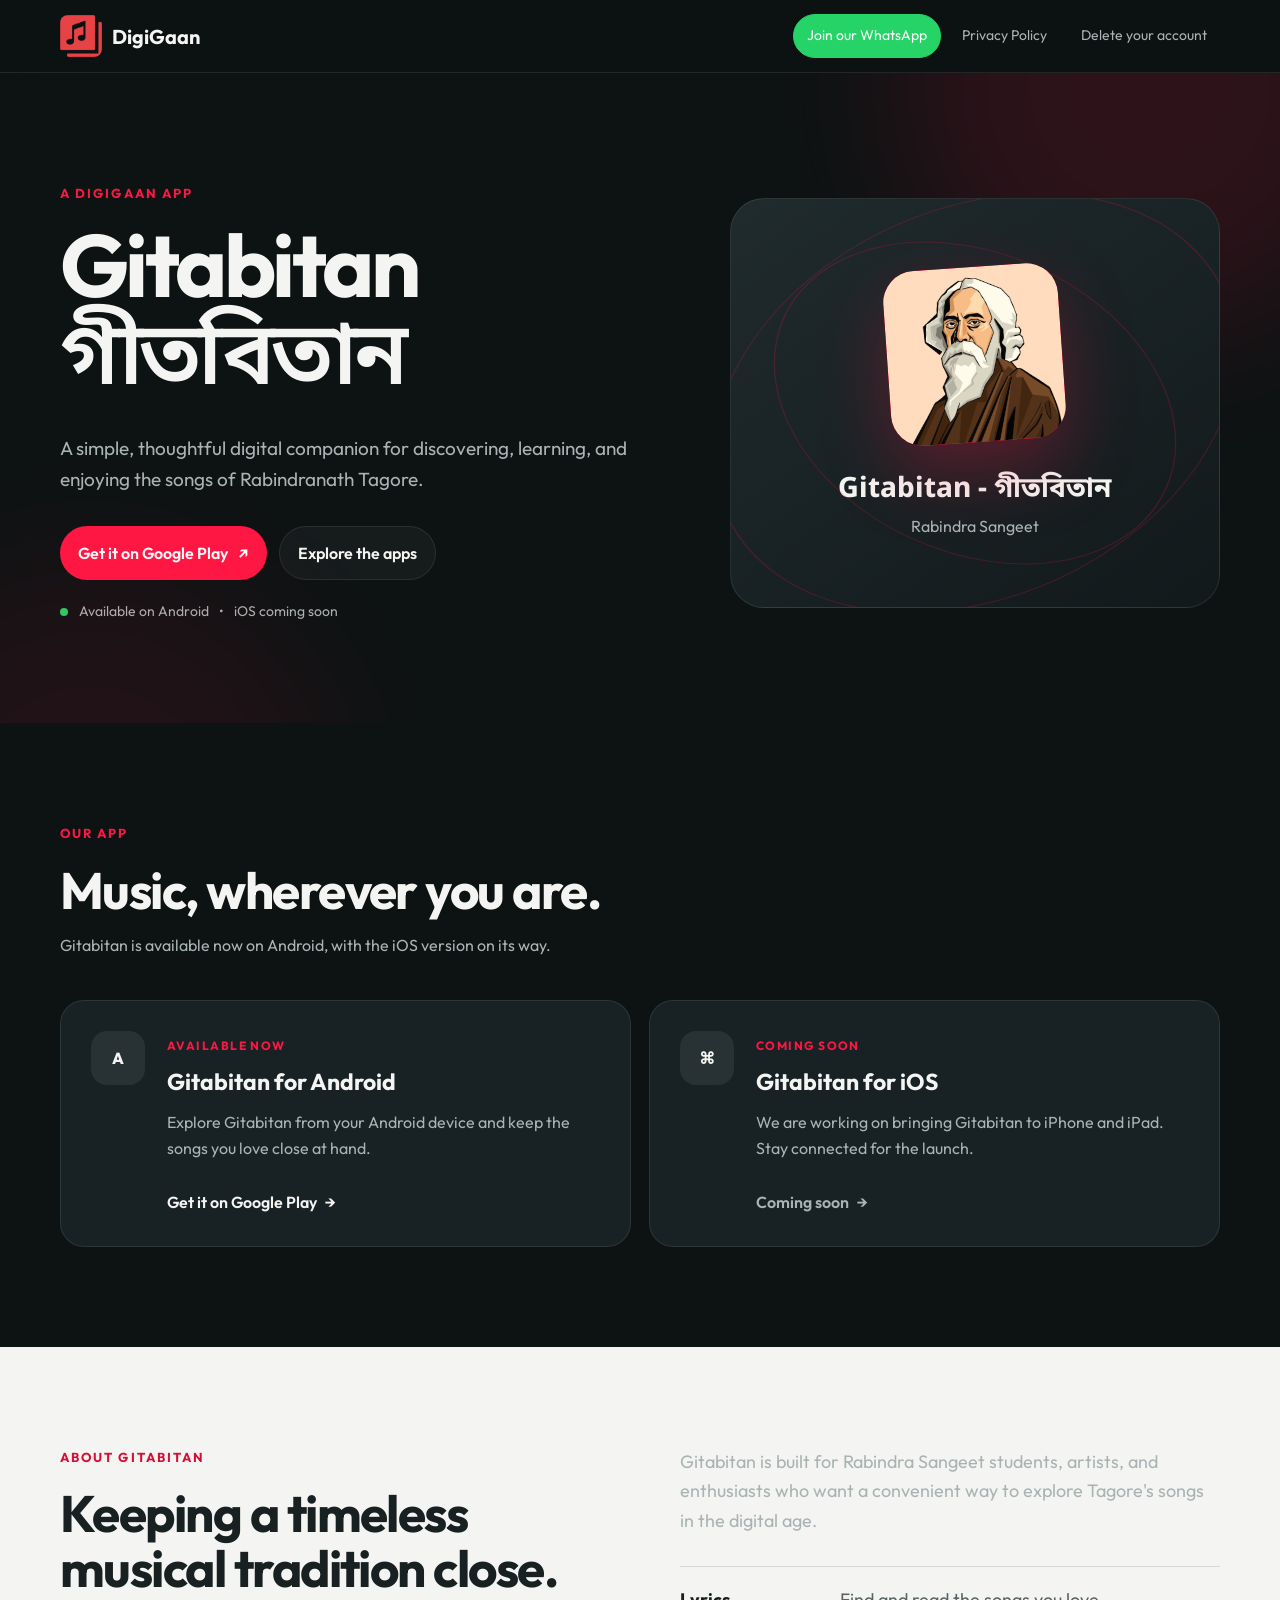
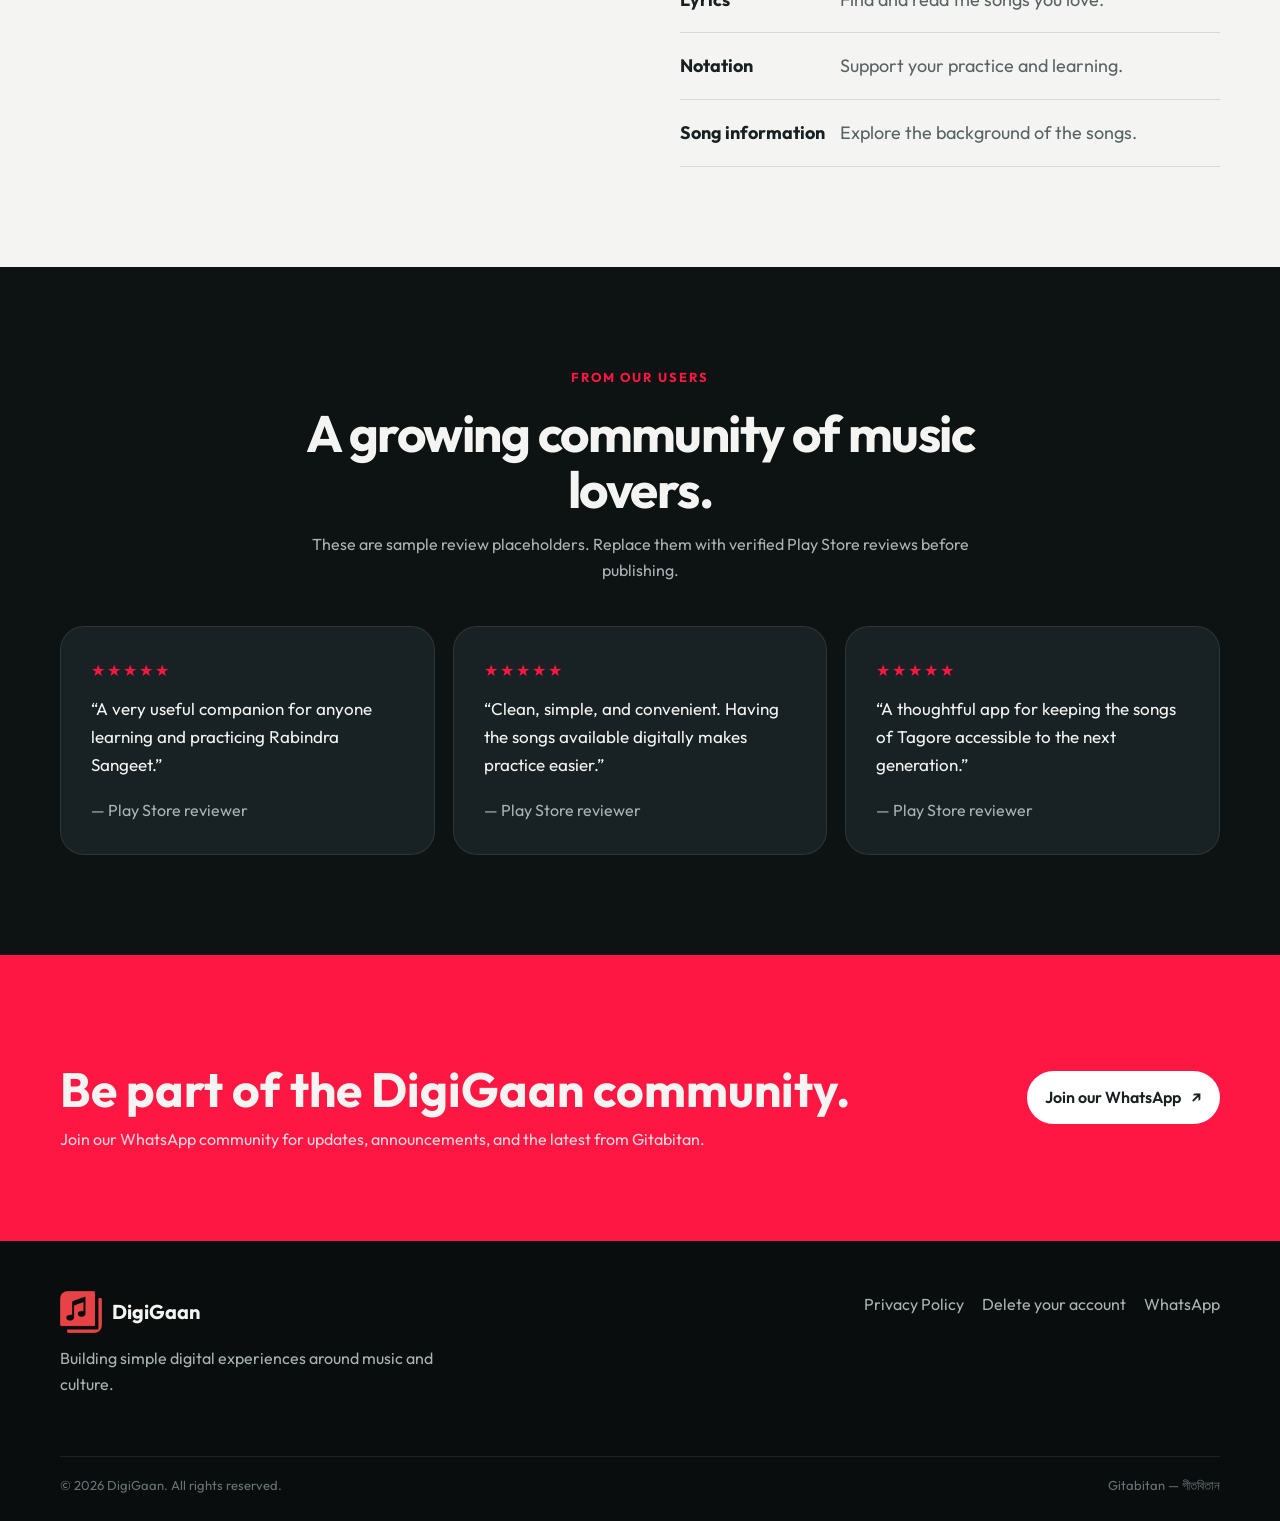
<file: index.html>
<!DOCTYPE html>
<html lang="en">
<head>
  <meta charset="UTF-8">
  <meta name="viewport" content="width=device-width, initial-scale=1.0">
  <meta name="description" content="DigiGaan — creators of Gitabitan (গীতবিতান), a digital companion for Rabindra Sangeet lovers.">
  <title>DigiGaan — Gitabitan | গীতবিতান</title>
  <link rel="preconnect" href="https://fonts.googleapis.com">
  <link rel="preconnect" href="https://fonts.gstatic.com" crossorigin>
  <link href="https://fonts.googleapis.com/css2?family=Noto+Sans+Bengali:wght@400;500;600;700&family=Outfit:wght@400;500;600;700&display=swap" rel="stylesheet">
  <link rel="stylesheet" href="style.css">
</head>
<body>

  <header class="site-header">
    <div class="container nav">
      <a class="brand" href="/">
        <img src="assets/logo.png" alt="DigiGaan logo">
        <span>DigiGaan</span>
      </a>

      <nav class="nav-links" aria-label="Main navigation">
        <a class="whatsapp" href="https://chat.whatsapp.com/BF9Pe2omPZk9rFy3TcB7FJ" target="_blank" rel="noopener">
          Join our WhatsApp
        </a>
        <a href="/privacy.html">Privacy Policy</a>
        <a href="/delete-account.html">Delete your account</a>
      </nav>
    </div>
  </header>

  <main>
    <section class="hero">
      <div class="hero-glow glow-one"></div>
      <div class="hero-glow glow-two"></div>

      <div class="container hero-grid">
        <div class="hero-copy">
          <p class="eyebrow">A DigiGaan app</p>
          <h1>Gitabitan<br><span>গীতবিতান</span></h1>
          <p class="hero-text">
            A simple, thoughtful digital companion for discovering, learning,
            and enjoying the songs of Rabindranath Tagore.
          </p>

          <div class="hero-actions">
            <a class="btn btn-primary" href="https://play.google.com/store/apps/details?id=com.DigiGaan.gitabitan&hl=en" target="_blank" rel="noopener">
              Get it on Google Play
              <span>↗</span>
            </a>
            <a class="btn btn-secondary" href="#apps">Explore the apps</a>
          </div>

          <div class="availability">
            <span class="status-dot"></span>
            Available on Android
            <span class="divider">•</span>
            iOS coming soon
          </div>
        </div>

        <div class="hero-card">
			<div class="music-orbit orbit-one"></div>
			<div class="music-orbit orbit-two"></div>

			<div class="app-icon">
				<img src="assets/gitabitan-icon.png" alt="Gitabitan app icon">
			</div>

			<p class="app-name">Gitabitan - গীতবিতান</p>
			<p class="app-subtitle">Rabindra Sangeet</p>
		</div>
      </div>
    </section>

    <section id="apps" class="section apps-section">
      <div class="container">
        <div class="section-heading">
          <p class="eyebrow">Our app</p>
          <h2>Music, wherever you are.</h2>
          <p>Gitabitan is available now on Android, with the iOS version on its way.</p>
        </div>

        <div class="app-grid">
          <article class="app-card available">
            <div class="platform-icon android">A</div>
            <div class="card-content">
              <span class="card-label">Available now</span>
              <h3>Gitabitan for Android</h3>
              <p>
                Explore Gitabitan from your Android device and keep the songs
                you love close at hand.
              </p>
              <a class="text-link" href="https://play.google.com/store/apps/details?id=com.DigiGaan.gitabitan&hl=en" target="_blank" rel="noopener">
                Get it on Google Play <span>→</span>
              </a>
            </div>
          </article>

          <article class="app-card coming-soon">
            <div class="platform-icon apple">⌘</div>
            <div class="card-content">
              <span class="card-label">Coming soon</span>
              <h3>Gitabitan for iOS</h3>
              <p>
                We are working on bringing Gitabitan to iPhone and iPad.
                Stay connected for the launch.
              </p>
              <span class="text-link muted">Coming soon <span>→</span></span>
            </div>
          </article>
        </div>
      </div>
    </section>

    <section class="section about-section">
      <div class="container about-grid">
        <div>
          <p class="eyebrow">About Gitabitan</p>
          <h2>Keeping a timeless musical tradition close.</h2>
        </div>
        <div class="about-copy">
          <p>
            Gitabitan is built for Rabindra Sangeet students, artists, and
            enthusiasts who want a convenient way to explore Tagore's songs
            in the digital age.
          </p>
          <div class="feature-list">
            <div><strong>Lyrics</strong><span>Find and read the songs you love.</span></div>
            <div><strong>Notation</strong><span>Support your practice and learning.</span></div>
            <div><strong>Song information</strong><span>Explore the background of the songs.</span></div>
          </div>
        </div>
      </div>
    </section>

    <section class="section reviews-section">
      <div class="container">
        <div class="section-heading centered">
          <p class="eyebrow">From our users</p>
          <h2>A growing community of music lovers.</h2>
          <p>
            These are sample review placeholders. Replace them with verified
            Play Store reviews before publishing.
          </p>
        </div>

        <div class="review-grid">
          <article class="review-card">
            <div class="stars">★★★★★</div>
            <p>“A very useful companion for anyone learning and practicing Rabindra Sangeet.”</p>
            <span>— Play Store reviewer</span>
          </article>

          <article class="review-card">
            <div class="stars">★★★★★</div>
            <p>“Clean, simple, and convenient. Having the songs available digitally makes practice easier.”</p>
            <span>— Play Store reviewer</span>
          </article>

          <article class="review-card">
            <div class="stars">★★★★★</div>
            <p>“A thoughtful app for keeping the songs of Tagore accessible to the next generation.”</p>
            <span>— Play Store reviewer</span>
          </article>
        </div>
      </div>
    </section>

    <section class="community">
      <div class="container community-inner">
        <div>
          <p class="eyebrow">Stay connected</p>
          <h2>Be part of the DigiGaan community.</h2>
          <p>Join our WhatsApp community for updates, announcements, and the latest from Gitabitan.</p>
        </div>
        <a class="btn btn-light" href="https://chat.whatsapp.com/BF9Pe2omPZk9rFy3TcB7FJ" target="_blank" rel="noopener">
          Join our WhatsApp <span>↗</span>
        </a>
      </div>
    </section>
  </main>

  <footer class="site-footer">
    <div class="container footer-top">
      <div>
        <a class="brand footer-brand" href="/">
          <img src="assets/logo.png" alt="DigiGaan logo">
          <span>DigiGaan</span>
        </a>
        <p>Building simple digital experiences around music and culture.</p>
      </div>

      <div class="footer-links">
        <a href="/privacy.html">Privacy Policy</a>
        <a href="/delete-account.html">Delete your account</a>
        <a href="https://chat.whatsapp.com/BF9Pe2omPZk9rFy3TcB7FJ" target="_blank" rel="noopener">WhatsApp</a>
      </div>
    </div>

    <div class="container copyright">
      <span>© 2026 DigiGaan. All rights reserved.</span>
      <span>Gitabitan — গীতবিতান</span>
    </div>
  </footer>

</body>
</html>
</file>
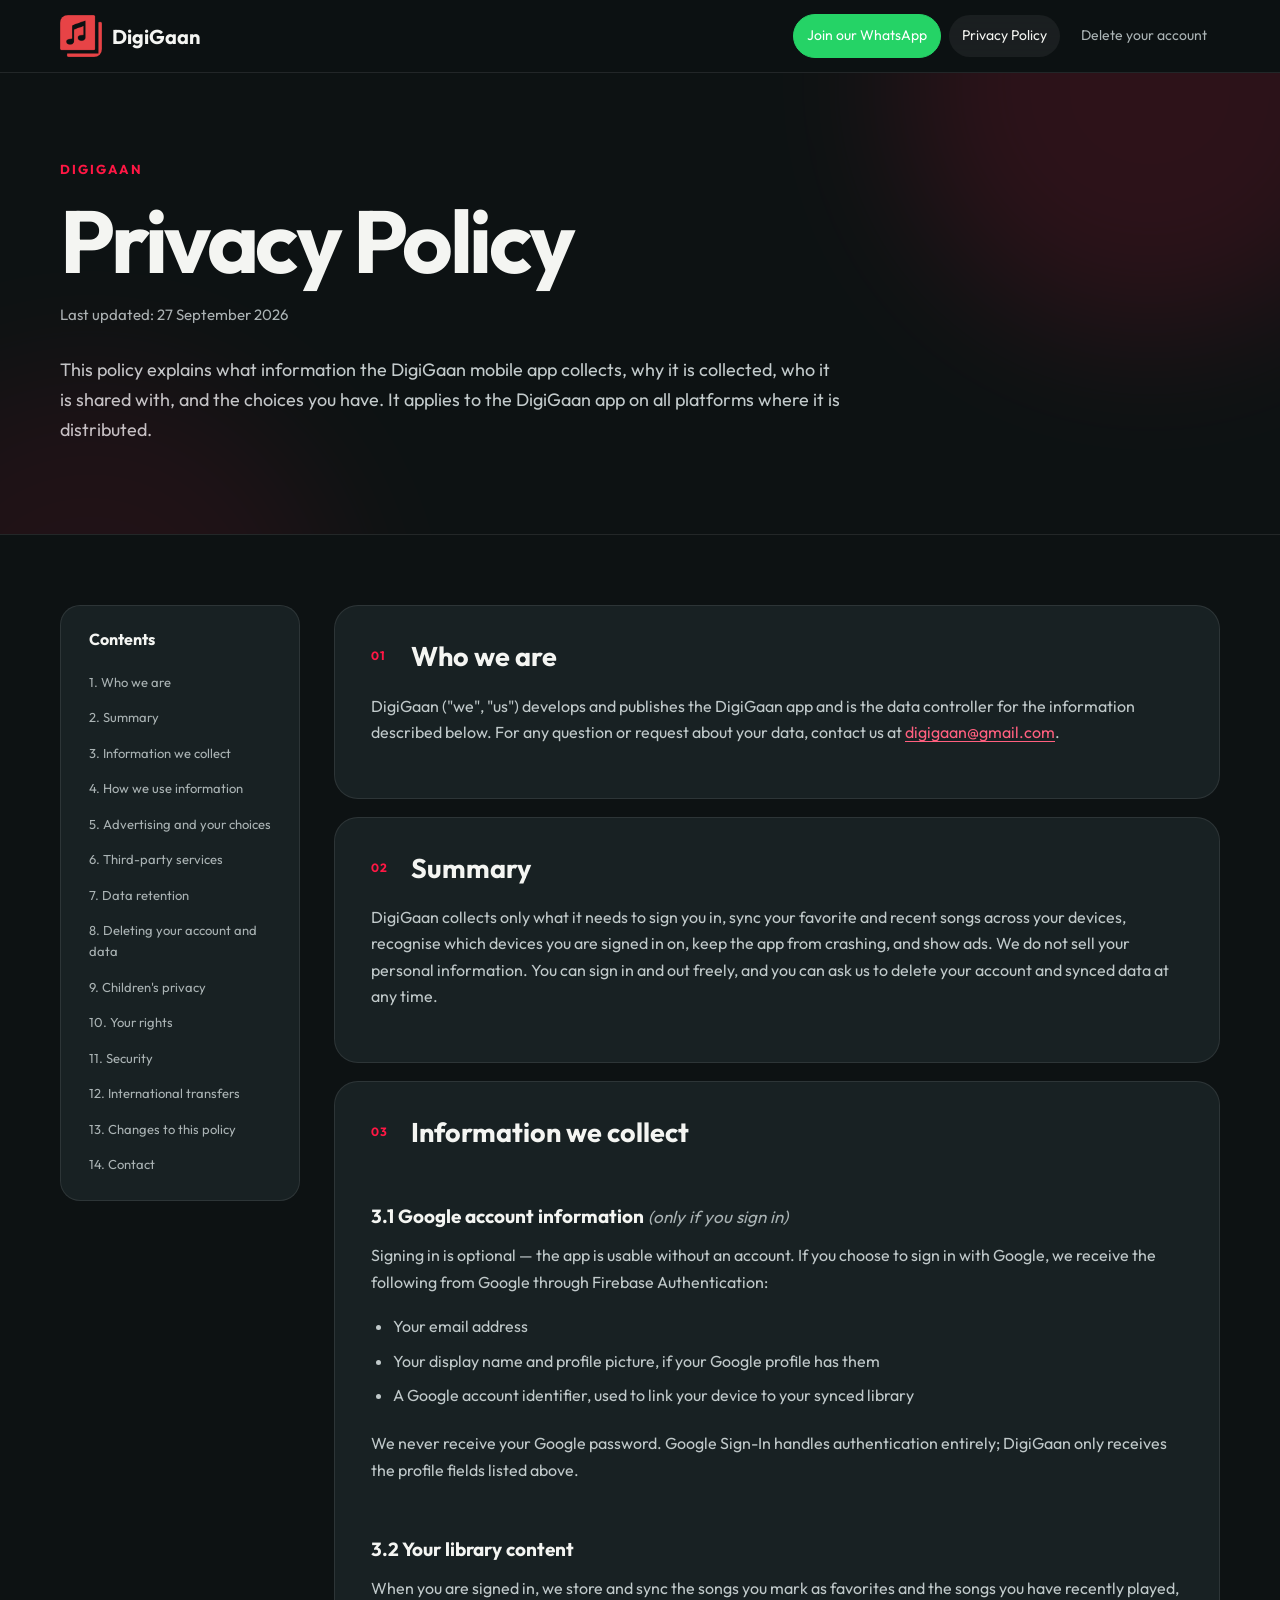
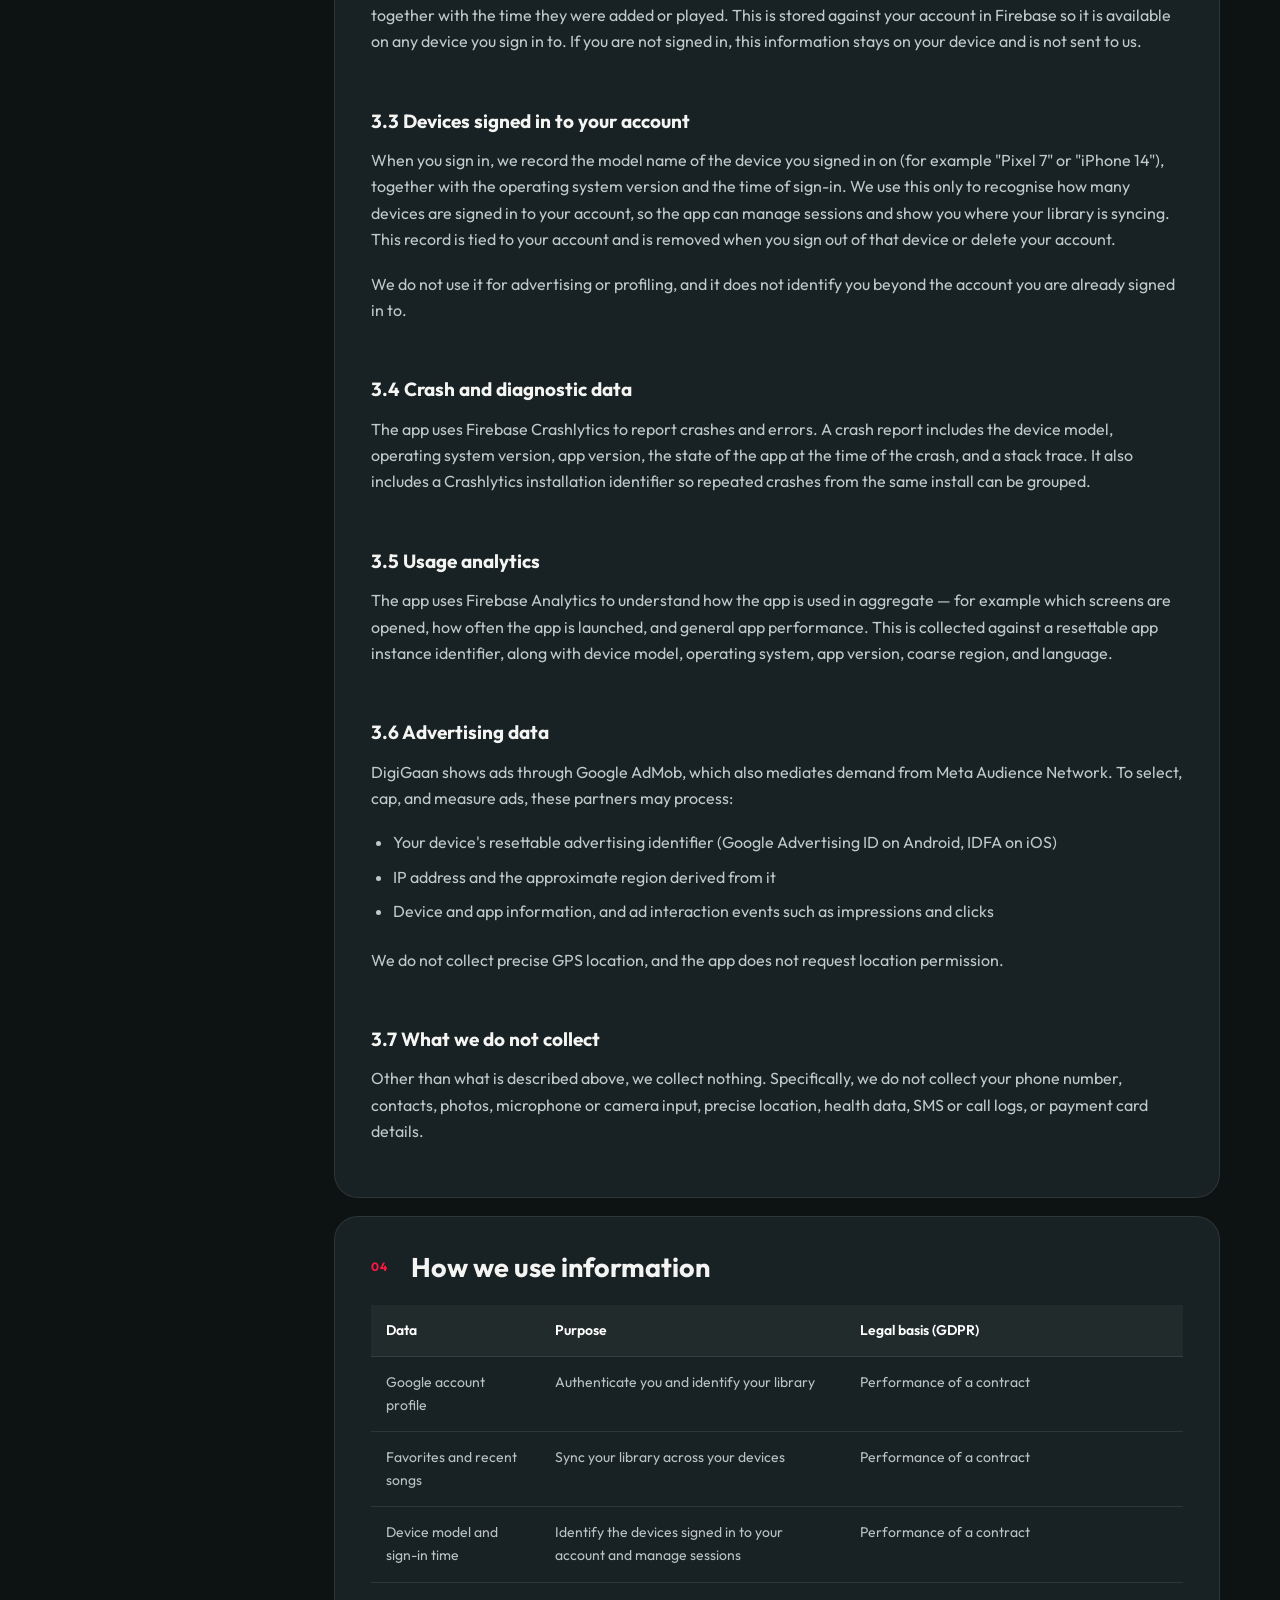
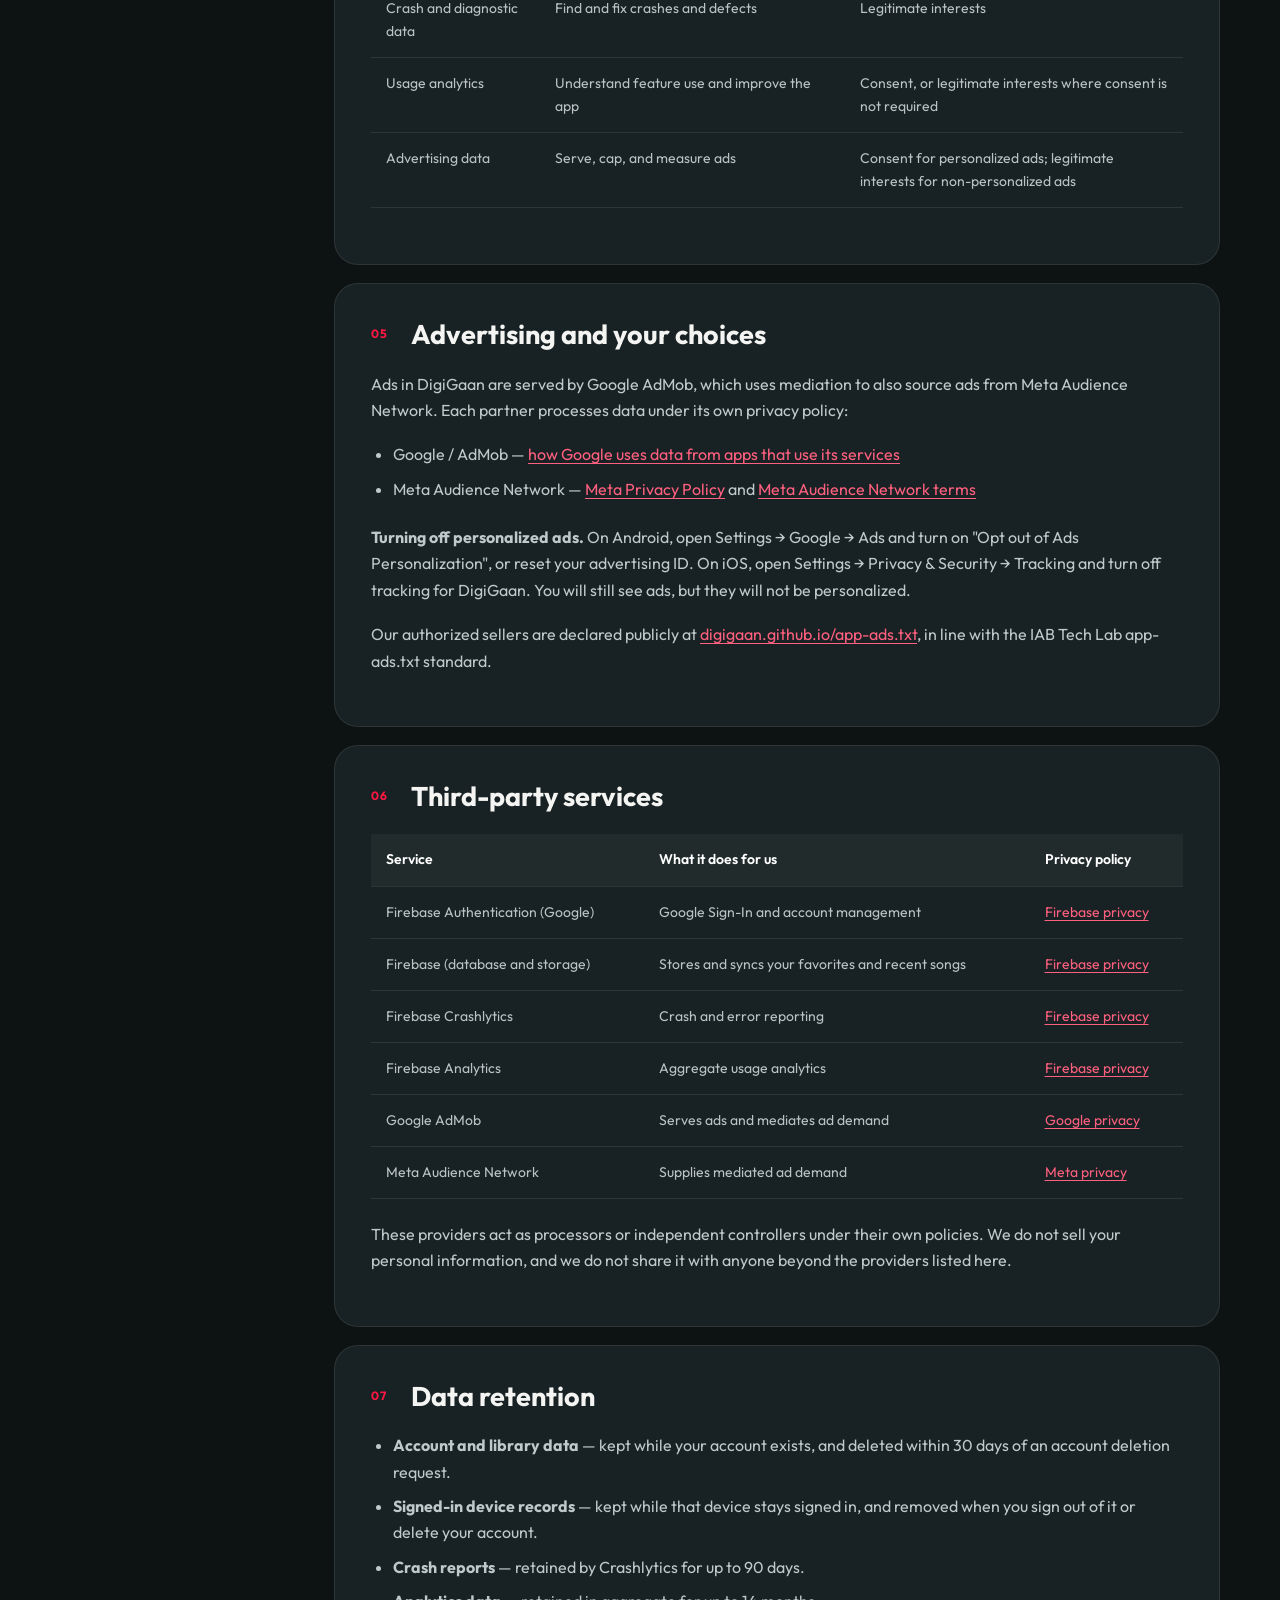
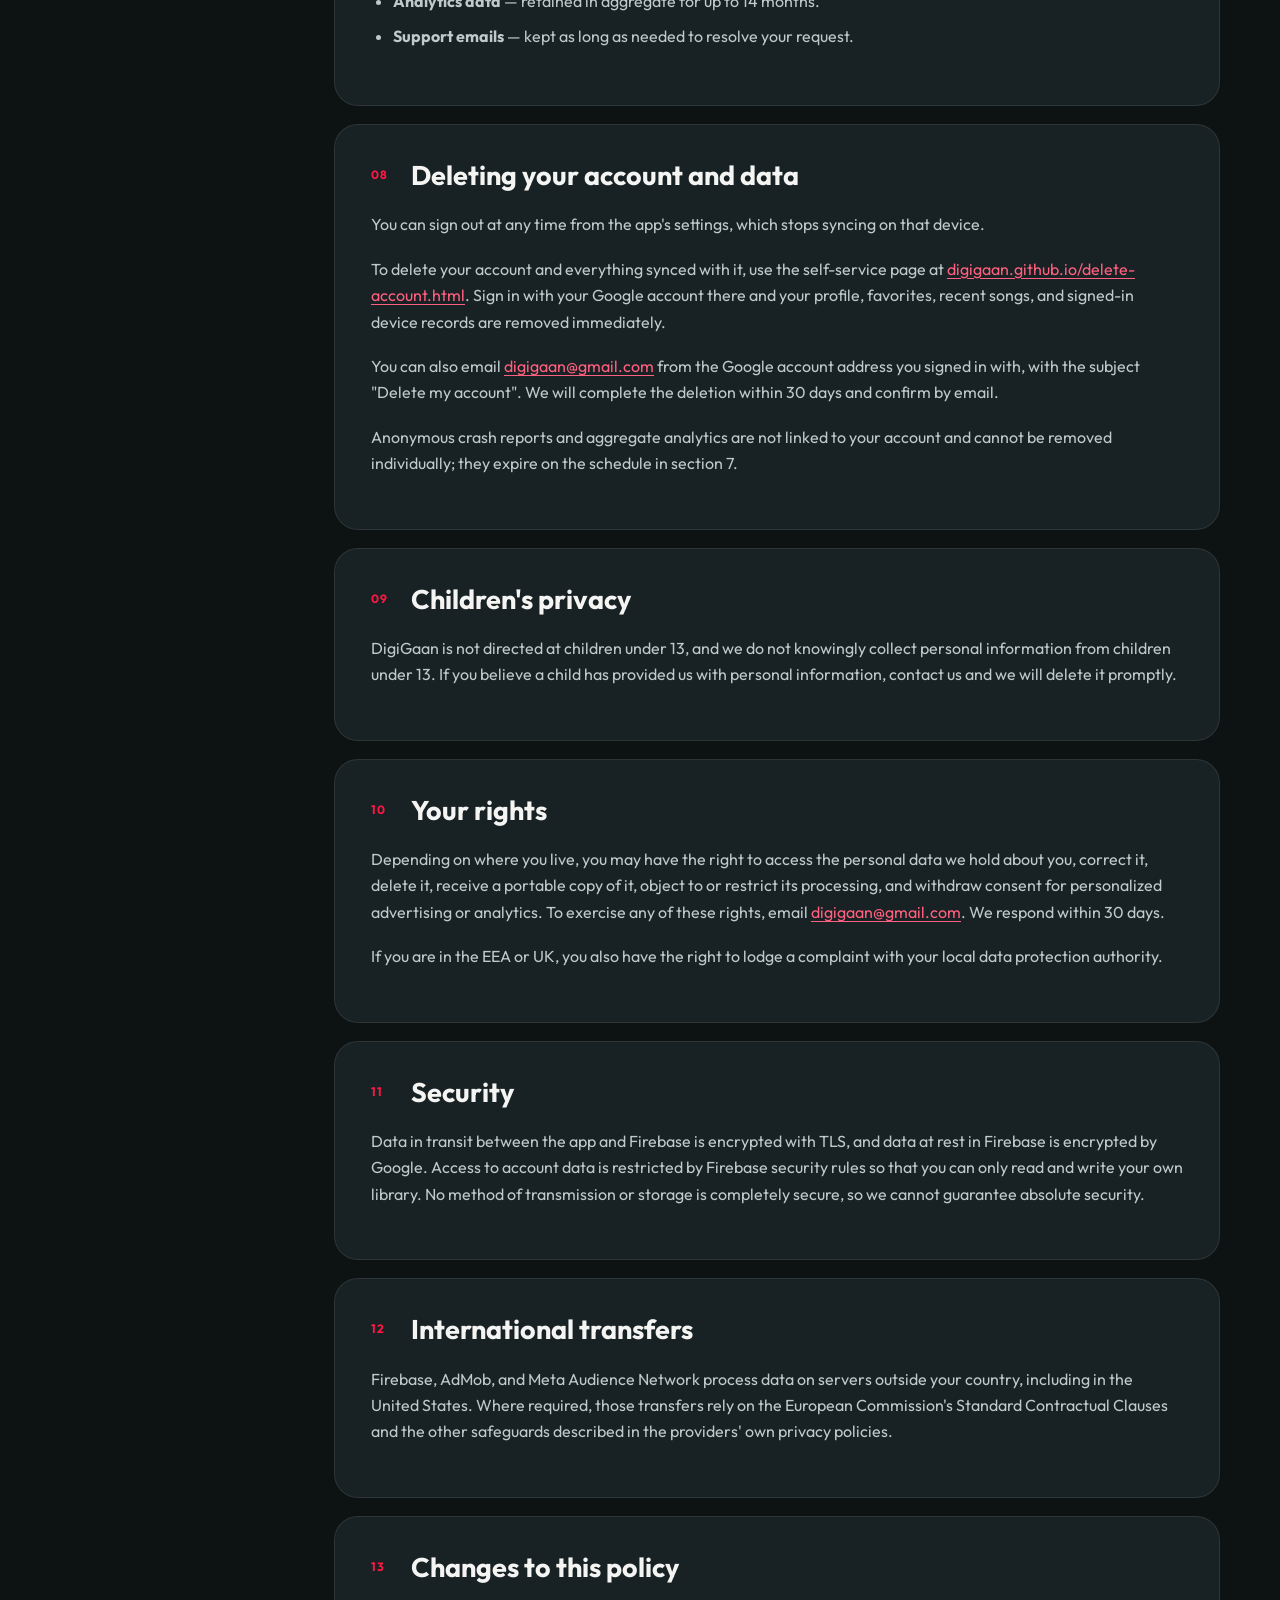
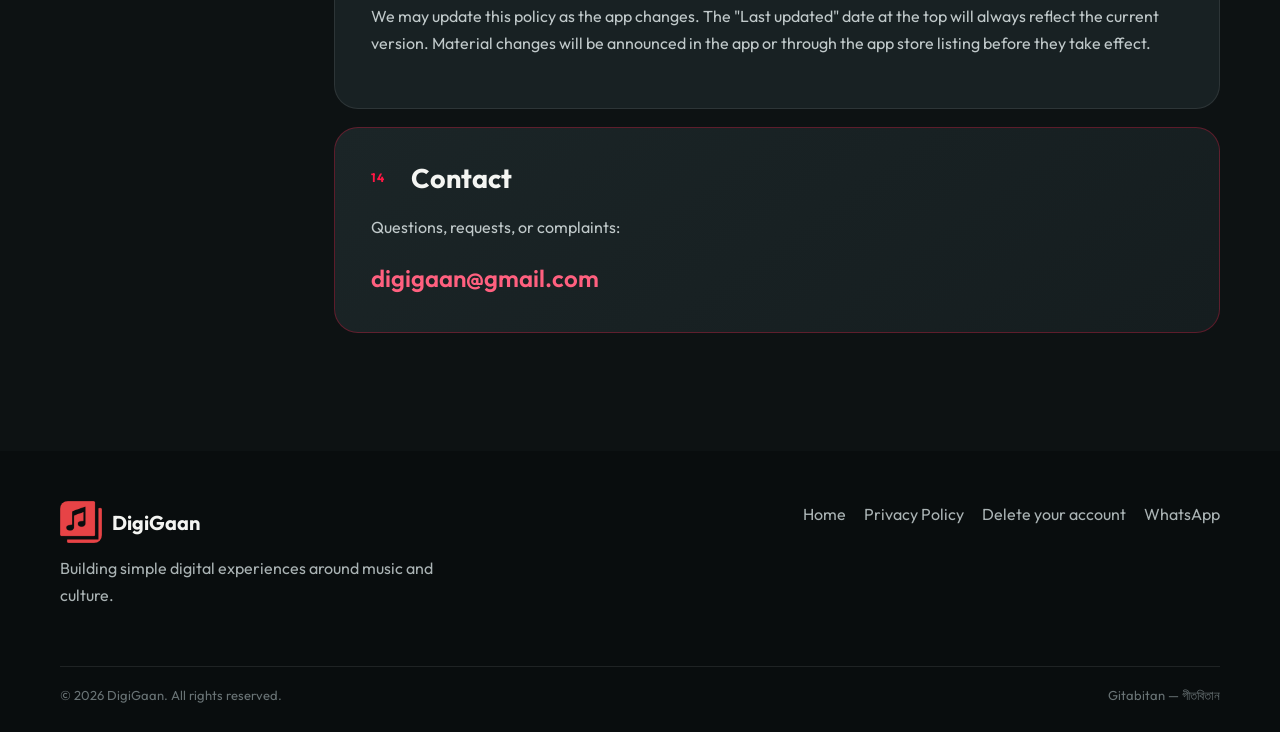
<file: privacy.html>
<!DOCTYPE html>
<html lang="en">
<head>
  <meta charset="UTF-8">
  <meta name="viewport" content="width=device-width, initial-scale=1.0">
  <meta name="description" content="DigiGaan Privacy Policy — information about data collection, use, advertising, retention, and your privacy choices.">
  <title>Privacy Policy — DigiGaan</title>
  <link rel="preconnect" href="https://fonts.googleapis.com">
  <link rel="preconnect" href="https://fonts.gstatic.com" crossorigin>
  <link href="https://fonts.googleapis.com/css2?family=Noto+Sans+Bengali:wght@400;500;600;700&family=Outfit:wght@400;500;600;700&display=swap" rel="stylesheet">
  <link rel="stylesheet" href="style.css">
</head>
<body>

  <header class="site-header">
    <div class="container nav">
      <a class="brand" href="/">
        <img src="assets/logo.png" alt="DigiGaan logo">
        <span>DigiGaan</span>
      </a>

      <nav class="nav-links" aria-label="Main navigation">
        <a class="whatsapp" href="https://chat.whatsapp.com/BF9Pe2omPZk9rFy3TcB7FJ" target="_blank" rel="noopener">Join our WhatsApp</a>
        <a class="active" href="/privacy.html">Privacy Policy</a>
        <a href="/delete-account.html">Delete your account</a>
      </nav>
    </div>
  </header>

  <main class="privacy-page">
    <section class="privacy-hero">
      <div class="hero-glow glow-one"></div>
      <div class="hero-glow glow-two"></div>
      <div class="container">
        <p class="eyebrow">DigiGaan</p>
        <h1>Privacy Policy</h1>
        <p class="privacy-updated">Last updated: 27 September 2026</p>
        <p class="privacy-intro">
          This policy explains what information the DigiGaan mobile app collects, why it is collected,
          who it is shared with, and the choices you have. It applies to the DigiGaan app on all platforms where it is distributed.
        </p>
      </div>
    </section>

    <section class="privacy-content section">
      <div class="container privacy-layout">
        <aside class="privacy-sidebar">
          <div class="toc-card">
            <p class="toc-title">Contents</p>
            <a href="#who-we-are">1. Who we are</a>
            <a href="#summary">2. Summary</a>
            <a href="#information">3. Information we collect</a>
            <a href="#use">4. How we use information</a>
            <a href="#advertising">5. Advertising and your choices</a>
            <a href="#third-party">6. Third-party services</a>
            <a href="#retention">7. Data retention</a>
            <a href="#deletion">8. Deleting your account and data</a>
            <a href="#children">9. Children's privacy</a>
            <a href="#rights">10. Your rights</a>
            <a href="#security">11. Security</a>
            <a href="#transfers">12. International transfers</a>
            <a href="#changes">13. Changes to this policy</a>
            <a href="#contact">14. Contact</a>
          </div>
        </aside>

        <article class="privacy-document">
          <section class="policy-card" id="who-we-are">
            <h2><span>01</span> Who we are</h2>
            <p>DigiGaan ("we", "us") develops and publishes the DigiGaan app and is the data controller for the information described below. For any question or request about your data, contact us at <a href="mailto:digigaan@gmail.com">digigaan@gmail.com</a>.</p>
          </section>

          <section class="policy-card" id="summary">
            <h2><span>02</span> Summary</h2>
            <p>DigiGaan collects only what it needs to sign you in, sync your favorite and recent songs across your devices, recognise which devices you are signed in on, keep the app from crashing, and show ads. We do not sell your personal information. You can sign in and out freely, and you can ask us to delete your account and synced data at any time.</p>
          </section>

          <section class="policy-card" id="information">
            <h2><span>03</span> Information we collect</h2>

            <div class="policy-subsection">
              <h3>3.1 Google account information <em>(only if you sign in)</em></h3>
              <p>Signing in is optional — the app is usable without an account. If you choose to sign in with Google, we receive the following from Google through Firebase Authentication:</p>
              <ul>
                <li>Your email address</li>
                <li>Your display name and profile picture, if your Google profile has them</li>
                <li>A Google account identifier, used to link your device to your synced library</li>
              </ul>
              <p>We never receive your Google password. Google Sign-In handles authentication entirely; DigiGaan only receives the profile fields listed above.</p>
            </div>

            <div class="policy-subsection">
              <h3>3.2 Your library content</h3>
              <p>When you are signed in, we store and sync the songs you mark as favorites and the songs you have recently played, together with the time they were added or played. This is stored against your account in Firebase so it is available on any device you sign in to. If you are not signed in, this information stays on your device and is not sent to us.</p>
            </div>

            <div class="policy-subsection">
              <h3>3.3 Devices signed in to your account</h3>
              <p>When you sign in, we record the model name of the device you signed in on (for example "Pixel 7" or "iPhone 14"), together with the operating system version and the time of sign-in. We use this only to recognise how many devices are signed in to your account, so the app can manage sessions and show you where your library is syncing. This record is tied to your account and is removed when you sign out of that device or delete your account.</p>
              <p>We do not use it for advertising or profiling, and it does not identify you beyond the account you are already signed in to.</p>
            </div>

            <div class="policy-subsection">
              <h3>3.4 Crash and diagnostic data</h3>
              <p>The app uses Firebase Crashlytics to report crashes and errors. A crash report includes the device model, operating system version, app version, the state of the app at the time of the crash, and a stack trace. It also includes a Crashlytics installation identifier so repeated crashes from the same install can be grouped.</p>
            </div>

            <div class="policy-subsection">
              <h3>3.5 Usage analytics</h3>
              <p>The app uses Firebase Analytics to understand how the app is used in aggregate — for example which screens are opened, how often the app is launched, and general app performance. This is collected against a resettable app instance identifier, along with device model, operating system, app version, coarse region, and language.</p>
            </div>

            <div class="policy-subsection">
              <h3>3.6 Advertising data</h3>
              <p>DigiGaan shows ads through Google AdMob, which also mediates demand from Meta Audience Network. To select, cap, and measure ads, these partners may process:</p>
              <ul>
                <li>Your device's resettable advertising identifier (Google Advertising ID on Android, IDFA on iOS)</li>
                <li>IP address and the approximate region derived from it</li>
                <li>Device and app information, and ad interaction events such as impressions and clicks</li>
              </ul>
              <p>We do not collect precise GPS location, and the app does not request location permission.</p>
            </div>

            <div class="policy-subsection">
              <h3>3.7 What we do not collect</h3>
              <p>Other than what is described above, we collect nothing. Specifically, we do not collect your phone number, contacts, photos, microphone or camera input, precise location, health data, SMS or call logs, or payment card details.</p>
            </div>
          </section>

          <section class="policy-card" id="use">
            <h2><span>04</span> How we use information</h2>
            <div class="table-wrap">
              <table>
                <thead><tr><th>Data</th><th>Purpose</th><th>Legal basis (GDPR)</th></tr></thead>
                <tbody>
                  <tr><td>Google account profile</td><td>Authenticate you and identify your library</td><td>Performance of a contract</td></tr>
                  <tr><td>Favorites and recent songs</td><td>Sync your library across your devices</td><td>Performance of a contract</td></tr>
                  <tr><td>Device model and sign-in time</td><td>Identify the devices signed in to your account and manage sessions</td><td>Performance of a contract</td></tr>
                  <tr><td>Crash and diagnostic data</td><td>Find and fix crashes and defects</td><td>Legitimate interests</td></tr>
                  <tr><td>Usage analytics</td><td>Understand feature use and improve the app</td><td>Consent, or legitimate interests where consent is not required</td></tr>
                  <tr><td>Advertising data</td><td>Serve, cap, and measure ads</td><td>Consent for personalized ads; legitimate interests for non-personalized ads</td></tr>
                </tbody>
              </table>
            </div>
          </section>

          <section class="policy-card" id="advertising">
            <h2><span>05</span> Advertising and your choices</h2>
            <p>Ads in DigiGaan are served by Google AdMob, which uses mediation to also source ads from Meta Audience Network. Each partner processes data under its own privacy policy:</p>
            <ul>
              <li>Google / AdMob — <a href="https://policies.google.com/technologies/partner-sites" target="_blank" rel="noopener">how Google uses data from apps that use its services</a></li>
              <li>Meta Audience Network — <a href="https://www.facebook.com/privacy/policy/" target="_blank" rel="noopener">Meta Privacy Policy</a> and <a href="https://www.facebook.com/legal/technology_terms" target="_blank" rel="noopener">Meta Audience Network terms</a></li>
            </ul>
            <p><strong>Turning off personalized ads.</strong> On Android, open Settings → Google → Ads and turn on "Opt out of Ads Personalization", or reset your advertising ID. On iOS, open Settings → Privacy &amp; Security → Tracking and turn off tracking for DigiGaan. You will still see ads, but they will not be personalized.</p>
            <p>Our authorized sellers are declared publicly at <a href="/app-ads.txt">digigaan.github.io/app-ads.txt</a>, in line with the IAB Tech Lab app-ads.txt standard.</p>
          </section>

          <section class="policy-card" id="third-party">
            <h2><span>06</span> Third-party services</h2>
            <div class="table-wrap">
              <table>
                <thead><tr><th>Service</th><th>What it does for us</th><th>Privacy policy</th></tr></thead>
                <tbody>
                  <tr><td>Firebase Authentication (Google)</td><td>Google Sign-In and account management</td><td><a href="https://firebase.google.com/support/privacy" target="_blank" rel="noopener">Firebase privacy</a></td></tr>
                  <tr><td>Firebase (database and storage)</td><td>Stores and syncs your favorites and recent songs</td><td><a href="https://firebase.google.com/support/privacy" target="_blank" rel="noopener">Firebase privacy</a></td></tr>
                  <tr><td>Firebase Crashlytics</td><td>Crash and error reporting</td><td><a href="https://firebase.google.com/support/privacy" target="_blank" rel="noopener">Firebase privacy</a></td></tr>
                  <tr><td>Firebase Analytics</td><td>Aggregate usage analytics</td><td><a href="https://firebase.google.com/support/privacy" target="_blank" rel="noopener">Firebase privacy</a></td></tr>
                  <tr><td>Google AdMob</td><td>Serves ads and mediates ad demand</td><td><a href="https://policies.google.com/privacy" target="_blank" rel="noopener">Google privacy</a></td></tr>
                  <tr><td>Meta Audience Network</td><td>Supplies mediated ad demand</td><td><a href="https://www.facebook.com/privacy/policy/" target="_blank" rel="noopener">Meta privacy</a></td></tr>
                </tbody>
              </table>
            </div>
            <p>These providers act as processors or independent controllers under their own policies. We do not sell your personal information, and we do not share it with anyone beyond the providers listed here.</p>
          </section>

          <section class="policy-card" id="retention">
            <h2><span>07</span> Data retention</h2>
            <ul>
              <li><strong>Account and library data</strong> — kept while your account exists, and deleted within 30 days of an account deletion request.</li>
              <li><strong>Signed-in device records</strong> — kept while that device stays signed in, and removed when you sign out of it or delete your account.</li>
              <li><strong>Crash reports</strong> — retained by Crashlytics for up to 90 days.</li>
              <li><strong>Analytics data</strong> — retained in aggregate for up to 14 months.</li>
              <li><strong>Support emails</strong> — kept as long as needed to resolve your request.</li>
            </ul>
          </section>

          <section class="policy-card" id="deletion">
            <h2><span>08</span> Deleting your account and data</h2>
            <p>You can sign out at any time from the app's settings, which stops syncing on that device.</p>
            <p>To delete your account and everything synced with it, use the self-service page at <a href="/delete-account.html">digigaan.github.io/delete-account.html</a>. Sign in with your Google account there and your profile, favorites, recent songs, and signed-in device records are removed immediately.</p>
            <p>You can also email <a href="mailto:digigaan@gmail.com">digigaan@gmail.com</a> from the Google account address you signed in with, with the subject "Delete my account". We will complete the deletion within 30 days and confirm by email.</p>
            <p>Anonymous crash reports and aggregate analytics are not linked to your account and cannot be removed individually; they expire on the schedule in section 7.</p>
          </section>

          <section class="policy-card" id="children">
            <h2><span>09</span> Children's privacy</h2>
            <p>DigiGaan is not directed at children under 13, and we do not knowingly collect personal information from children under 13. If you believe a child has provided us with personal information, contact us and we will delete it promptly.</p>
          </section>

          <section class="policy-card" id="rights">
            <h2><span>10</span> Your rights</h2>
            <p>Depending on where you live, you may have the right to access the personal data we hold about you, correct it, delete it, receive a portable copy of it, object to or restrict its processing, and withdraw consent for personalized advertising or analytics. To exercise any of these rights, email <a href="mailto:digigaan@gmail.com">digigaan@gmail.com</a>. We respond within 30 days.</p>
            <p>If you are in the EEA or UK, you also have the right to lodge a complaint with your local data protection authority.</p>
          </section>

          <section class="policy-card" id="security">
            <h2><span>11</span> Security</h2>
            <p>Data in transit between the app and Firebase is encrypted with TLS, and data at rest in Firebase is encrypted by Google. Access to account data is restricted by Firebase security rules so that you can only read and write your own library. No method of transmission or storage is completely secure, so we cannot guarantee absolute security.</p>
          </section>

          <section class="policy-card" id="transfers">
            <h2><span>12</span> International transfers</h2>
            <p>Firebase, AdMob, and Meta Audience Network process data on servers outside your country, including in the United States. Where required, those transfers rely on the European Commission's Standard Contractual Clauses and the other safeguards described in the providers' own privacy policies.</p>
          </section>

          <section class="policy-card" id="changes">
            <h2><span>13</span> Changes to this policy</h2>
            <p>We may update this policy as the app changes. The "Last updated" date at the top will always reflect the current version. Material changes will be announced in the app or through the app store listing before they take effect.</p>
          </section>

          <section class="policy-card contact-card" id="contact">
            <h2><span>14</span> Contact</h2>
            <p>Questions, requests, or complaints:</p>
            <a class="contact-email" href="mailto:digigaan@gmail.com">digigaan@gmail.com</a>
          </section>
        </article>
      </div>
    </section>
  </main>

  <footer class="site-footer">
    <div class="container footer-top">
      <div>
        <a class="brand footer-brand" href="/">
          <img src="assets/logo.png" alt="DigiGaan logo">
          <span>DigiGaan</span>
        </a>
        <p>Building simple digital experiences around music and culture.</p>
      </div>
      <div class="footer-links">
        <a href="/">Home</a>
        <a href="/privacy.html">Privacy Policy</a>
        <a href="/delete-account.html">Delete your account</a>
        <a href="https://chat.whatsapp.com/BF9Pe2omPZk9rFy3TcB7FJ" target="_blank" rel="noopener">WhatsApp</a>
      </div>
    </div>
    <div class="container copyright">
      <span>© 2026 DigiGaan. All rights reserved.</span>
      <span>Gitabitan — গীতবিতান</span>
    </div>
  </footer>

</body>
</html>
</file>
<file: style.css>
:root {
    --bg: #0d1213;
    --bg-soft: #141b1d;
    --card: #182123;
    --card-light: #f4f5f2;
    --text: #f4f5f2;
    --muted: #aab3b4;
    --dark-text: #182022;
    --accent: #ff1744;
    --accent-dark: #d80d35;
    --border: rgba(255, 255, 255, 0.09);
    --max: 1160px;
}

* {
    box-sizing: border-box;
}

html {
    scroll-behavior: smooth;
}

body {
    margin: 0;
    background: var(--bg);
    color: var(--text);
    font-family: Outfit, Arial, sans-serif;
    line-height: 1.65;
}

a {
    color: inherit;
}

p {
    margin: 0 0 18px;
}

.container {
    width: min(calc(100% - 40px), var(--max));
    margin: 0 auto;
}

/* Header / Navigation */
.site-header {
    position: sticky;
    top: 0;
    z-index: 20;
    background: rgba(13, 18, 19, 0.88);
    backdrop-filter: blur(18px);
    border-bottom: 1px solid var(--border);
}

.nav {
    min-height: 72px;
    display: flex;
    align-items: center;
    justify-content: space-between;
    gap: 24px;
}

.brand {
    display: inline-flex;
    align-items: center;
    gap: 10px;
    text-decoration: none;
    font-size: 20px;
    font-weight: 700;
}

.brand img {
    width: 42px;
    height: 42px;
    object-fit: contain;
    border-radius: 8px;
}

.nav-links {
    display: flex;
    align-items: center;
    gap: 8px;
    flex-wrap: wrap;
}

.nav-links a {
    padding: 9px 13px;
    border-radius: 999px;
    text-decoration: none;
    color: var(--muted);
    font-size: 14px;
}

.nav-links a:hover,
.nav-links a.active {
    color: var(--text);
    background: rgba(255, 255, 255, 0.06);
}

.nav-links .whatsapp {
    background: #25d366;
    color: #fff;
    border: 1px solid #25d366;
}

.nav-links .whatsapp:hover {
    background: #20bd5a;
    border-color: #20bd5a;
}

/* Hero */
.hero,
.privacy-hero {
    position: relative;
    overflow: hidden;
}

.hero {
    padding: 110px 0 100px;
}

.privacy-hero {
    padding: 86px 0 72px;
    border-bottom: 1px solid var(--border);
}

.hero-glow {
    position: absolute;
    width: 500px;
    height: 500px;
    border-radius: 50%;
    filter: blur(70px);
    opacity: 0.13;
    background: var(--accent);
    pointer-events: none;
}

.glow-one {
    top: -240px;
    right: -120px;
}

.glow-two {
    bottom: -340px;
    left: -160px;
    opacity: 0.08;
}

.hero-grid {
    display: grid;
    grid-template-columns: 1.1fr 0.9fr;
    align-items: center;
    gap: 70px;
}

.hero h1,
.privacy-hero h1 {
    font-size: clamp(48px, 7vw, 88px);
    line-height: 0.98;
    letter-spacing: -0.04em;
    margin: 10px 0 28px;
}

.hero h1 span {
    font-family: "Noto Sans Bengali", sans-serif;
    font-weight: 600;
}

.eyebrow {
    color: var(--accent);
    font-size: 13px;
    text-transform: uppercase;
    letter-spacing: 0.16em;
    font-weight: 700;
}

.hero-text {
    max-width: 650px;
    color: var(--muted);
    font-size: 19px;
}

.hero-actions {
    display: flex;
    gap: 12px;
    flex-wrap: wrap;
    margin: 30px 0 20px;
}

.btn {
    display: inline-flex;
    align-items: center;
    gap: 10px;
    padding: 13px 18px;
    border-radius: 999px;
    text-decoration: none;
    font-weight: 600;
}

.btn-primary {
    background: var(--accent);
    color: #fff;
}

.btn-primary:hover {
    background: var(--accent-dark);
}

.btn-secondary {
    border: 1px solid var(--border);
    background: rgba(255, 255, 255, 0.04);
}

.btn-light {
    background: #fff;
    color: #182022;
}

.availability {
    color: var(--muted);
    font-size: 14px;
}

.status-dot {
    display: inline-block;
    width: 8px;
    height: 8px;
    border-radius: 50%;
    background: #25d366;
    margin-right: 8px;
}

.divider {
    margin: 0 7px;
}

/* Gitabitan Hero Card */
.hero-card {
    min-height: 410px;
    display: flex;
    flex-direction: column;
    align-items: center;
    justify-content: center;
    position: relative;
    overflow: hidden;
    background: linear-gradient(145deg, #202b2e, #12191b);
    border: 1px solid var(--border);
    border-radius: 34px;
}

.music-orbit {
    position: absolute;
    border: 1px solid rgba(255, 23, 68, 0.2);
    border-radius: 50%;
    width: 300px;
    height: 300px;
}

.orbit-one {
    transform: rotate(24deg) scaleX(1.4);
}

.orbit-two {
    transform: rotate(-24deg) scaleX(1.4);
    width: 390px;
    height: 390px;
}

.app-icon {
    position: relative;
    width: 175px;
    height: 175px;
    display: flex;
    align-items: center;
    justify-content: center;
    border-radius: 32px;
    overflow: hidden;
    background: var(--accent);
    box-shadow: 0 30px 70px rgba(255, 23, 68, 0.28);
    transform: rotate(-4deg);
}

.app-icon img {
    width: 100%;
    height: 100%;
    object-fit: cover;
    display: block;
}

.app-name {
    font-family: "Noto Sans Bengali", sans-serif;
    font-size: 28px;
    font-weight: 700;
    margin: 25px 0 0;
}

.app-subtitle {
    color: var(--muted);
    margin: 0;
}

/* General Sections */
.section {
    padding: 100px 0;
}

.section-heading {
    max-width: 680px;
    margin-bottom: 42px;
}

.section-heading.centered {
    text-align: center;
    margin-left: auto;
    margin-right: auto;
}

.section-heading h2,
.about-grid h2 {
    font-size: clamp(34px, 4vw, 54px);
    line-height: 1.08;
    margin: 8px 0 14px;
    letter-spacing: -0.03em;
}

.section-heading p:not(.eyebrow),
.about-copy > p {
    color: var(--muted);
}

/* App Cards */
.app-grid,
.review-grid {
    display: grid;
    grid-template-columns: repeat(2, 1fr);
    gap: 18px;
}

.app-card,
.review-card {
    background: var(--card);
    border: 1px solid var(--border);
    border-radius: 24px;
    padding: 30px;
}

.app-card {
    display: flex;
    gap: 22px;
}

.platform-icon {
    width: 54px;
    height: 54px;
    flex: 0 0 54px;
    border-radius: 16px;
    display: grid;
    place-items: center;
    font-weight: 800;
    background: rgba(255, 255, 255, 0.07);
}

.card-label {
    color: var(--accent);
    font-size: 12px;
    text-transform: uppercase;
    letter-spacing: 0.12em;
    font-weight: 700;
}

.app-card h3 {
    margin: 5px 0 8px;
    font-size: 23px;
}

.app-card p,
.review-card span {
    color: var(--muted);
}

.text-link {
    display: inline-flex;
    gap: 8px;
    margin-top: 10px;
    color: var(--text);
    text-decoration: none;
    font-weight: 600;
}

.text-link:hover {
    color: var(--accent);
}

.text-link.muted {
    color: var(--muted);
}

/* About Section */
.about-section {
    background: var(--card-light);
    color: var(--dark-text);
}

.about-grid {
    display: grid;
    grid-template-columns: 1fr 1fr;
    gap: 80px;
}

.about-section .eyebrow {
    color: var(--accent-dark);
}

.about-copy {
    font-size: 18px;
}

.feature-list {
    margin-top: 30px;
    border-top: 1px solid rgba(24, 32, 34, 0.13);
}

.feature-list div {
    display: grid;
    grid-template-columns: 160px 1fr;
    padding: 18px 0;
    border-bottom: 1px solid rgba(24, 32, 34, 0.13);
}

.feature-list span {
    color: #596364;
}

/* Reviews */
.review-grid {
    grid-template-columns: repeat(3, 1fr);
}

.stars {
    color: var(--accent);
    letter-spacing: 2px;
    margin-bottom: 12px;
}

.review-card p {
    font-size: 17px;
}

/* Community CTA */
.community {
    padding: 70px 0;
    background: var(--accent);
}

.community-inner {
    display: flex;
    align-items: center;
    justify-content: space-between;
    gap: 30px;
}

.community h2 {
    font-size: clamp(30px, 4vw, 48px);
    line-height: 1.05;
    margin: 6px 0 12px;
}

.community p:not(.eyebrow) {
    max-width: 650px;
    color: rgba(255, 255, 255, 0.82);
}

/* Footer */
.site-footer {
    padding: 50px 0 25px;
    background: #090d0e;
}

.footer-top {
    display: flex;
    justify-content: space-between;
    gap: 40px;
}

.footer-brand {
    margin-bottom: 12px;
}

.footer-top p {
    color: var(--muted);
    max-width: 420px;
}

.footer-links {
    display: flex;
    gap: 18px;
    align-items: flex-start;
    flex-wrap: wrap;
}

.footer-links a {
    color: var(--muted);
    text-decoration: none;
}

.footer-links a:hover {
    color: #fff;
}

.copyright {
    border-top: 1px solid var(--border);
    margin-top: 40px;
    padding-top: 18px;
    display: flex;
    justify-content: space-between;
    color: #697375;
    font-size: 13px;
}

/* Privacy */
.privacy-updated {
    color: var(--muted);
    font-size: 15px;
    margin-top: -10px;
}

.privacy-intro {
    max-width: 780px;
    color: #c3cbcc;
    font-size: 18px;
    margin-top: 28px;
}

.privacy-layout {
    display: grid;
    grid-template-columns: 240px minmax(0, 1fr);
    gap: 34px;
    align-items: start;
}

.privacy-sidebar {
    position: sticky;
    top: 95px;
}

.toc-card {
    background: var(--card);
    border: 1px solid var(--border);
    border-radius: 20px;
    padding: 18px;
}

.toc-title {
    font-weight: 700;
    margin: 2px 10px 12px;
}

.toc-card a {
    display: block;
    padding: 7px 10px;
    color: var(--muted);
    font-size: 13px;
    text-decoration: none;
    border-radius: 9px;
}

.toc-card a:hover {
    background: rgba(255, 255, 255, 0.05);
    color: #fff;
}

.privacy-document {
    min-width: 0;
}

.policy-card {
    background: var(--card);
    border: 1px solid var(--border);
    border-radius: 24px;
    padding: 34px 36px;
    margin-bottom: 18px;
    scroll-margin-top: 95px;
}

.policy-card h2 {
    display: flex;
    align-items: center;
    gap: 14px;
    font-size: 27px;
    line-height: 1.2;
    margin: 0 0 20px;
}

.policy-card h2 span {
    font-size: 12px;
    letter-spacing: 0.1em;
    color: var(--accent);
    font-weight: 700;
    min-width: 26px;
}

.policy-card h3 {
    font-size: 19px;
    margin: 28px 0 10px;
}

.policy-card h3 em {
    font-weight: 400;
    color: var(--muted);
    font-size: 0.9em;
}

.policy-card p,
.policy-card li {
    color: #c0c9ca;
    font-size: 16px;
}

.policy-card a {
    color: #ff607f;
    text-decoration: underline;
    text-underline-offset: 3px;
}

.policy-card a:hover {
    color: #fff;
}

.policy-card ul {
    padding-left: 22px;
    margin: 10px 0 22px;
}

.policy-card li {
    margin: 8px 0;
}

.policy-subsection {
    padding-top: 5px;
}

.table-wrap {
    overflow-x: auto;
    margin: 22px 0;
}

.policy-card table {
    width: 100%;
    min-width: 650px;
    border-collapse: collapse;
    font-size: 14px;
}

.policy-card th,
.policy-card td {
    padding: 14px 15px;
    text-align: left;
    vertical-align: top;
    border-bottom: 1px solid var(--border);
}

.policy-card th {
    color: #fff;
    background: rgba(255, 255, 255, 0.045);
    font-weight: 600;
}

.policy-card td {
    color: #bac3c4;
}

.contact-card {
    border-color: rgba(255, 23, 68, 0.3);
    background: linear-gradient(145deg, #1b2527, #151d1f);
}

.contact-email {
    font-size: 24px;
    font-weight: 600;
    text-decoration: none !important;
}

.privacy-content {
    padding-top: 70px;
}

.privacy-page .site-footer {
    margin-top: 20px;
}

/* Account Deletion */

.account {
    display: flex;
    align-items: center;
    gap: 12px;
    margin: 25px 0;
    padding: 16px;
    background: rgba(255, 255, 255, 0.04);
    border: 1px solid var(--border);
    border-radius: 16px;
}

.account img {
    width: 44px;
    height: 44px;
    border-radius: 50%;
    flex-shrink: 0;
}

.account .who {
    line-height: 1.35;
}

.account .who strong {
    display: block;
    color: var(--text);
}

.account .who span {
    display: block;
    color: var(--muted);
    font-size: 14px;
    word-break: break-all;
}

.status {
    padding: 14px 16px;
    border-radius: 14px;
    border: 1px solid var(--border);
    margin: 20px 0;
    color: var(--muted);
    background: rgba(255, 255, 255, 0.03);
}

.status.error {
    border-color: rgba(179, 38, 30, 0.6);
    color: #ff8078;
    background: rgba(179, 38, 30, 0.08);
}

.status.done {
    border-color: rgba(255, 23, 68, 0.4);
    color: #ff607f;
    background: rgba(255, 23, 68, 0.08);
}

.confirm-row {
    display: flex;
    align-items: flex-start;
    gap: 10px;
    margin: 25px 0;
    color: #c0c9ca;
}

.confirm-row input {
    margin-top: 5px;
    flex-shrink: 0;
    accent-color: var(--accent);
}

.confirm-row label {
    cursor: pointer;
}

.actions {
    display: flex;
    flex-wrap: wrap;
    gap: 12px;
}

/* Tablet */
@media (max-width: 900px) {
    .hero-grid,
    .about-grid {
        grid-template-columns: 1fr;
    }

    .hero {
        padding-top: 80px;
    }

    .hero-card {
        min-height: 350px;
    }

    .app-grid,
    .review-grid {
        grid-template-columns: 1fr;
    }

    .privacy-layout {
        grid-template-columns: 1fr;
    }

    .privacy-sidebar {
        position: static;
    }

    .toc-card {
        display: grid;
        grid-template-columns: repeat(2, 1fr);
        gap: 2px;
    }

    .toc-title {
        grid-column: 1 / -1;
    }

    .community-inner,
    .footer-top {
        flex-direction: column;
        align-items: flex-start;
    }
}

/* Mobile */
@media (max-width: 640px) {
    .container {
        width: min(calc(100% - 28px), var(--max));
    }

    .nav {
        padding: 10px 0;
        align-items: flex-start;
    }

    .nav-links {
        justify-content: flex-end;
    }

    .nav-links a {
        font-size: 12px;
        padding: 7px 9px;
    }

    .nav-links .whatsapp {
        display: none;
    }

    .hero {
        padding: 65px 0;
    }

    .hero h1,
    .privacy-hero h1 {
        font-size: 52px;
    }

    .hero-card {
        min-height: 310px;
        border-radius: 24px;
    }

    .app-icon {
        width: 145px;
        height: 145px;
        border-radius: 26px;
    }

    .section {
        padding: 70px 0;
    }

    .app-card,
    .review-card,
    .policy-card {
        padding: 24px;
    }

    .app-card {
        flex-direction: column;
    }

    .feature-list div {
        grid-template-columns: 1fr;
        gap: 5px;
    }

    .toc-card {
        grid-template-columns: 1fr;
    }

    .privacy-hero {
        padding: 60px 0 50px;
    }

    .privacy-intro {
        font-size: 16px;
    }

    .policy-card h2 {
        font-size: 23px;
    }

    .copyright {
        flex-direction: column;
        gap: 6px;
    }
}
</file>
